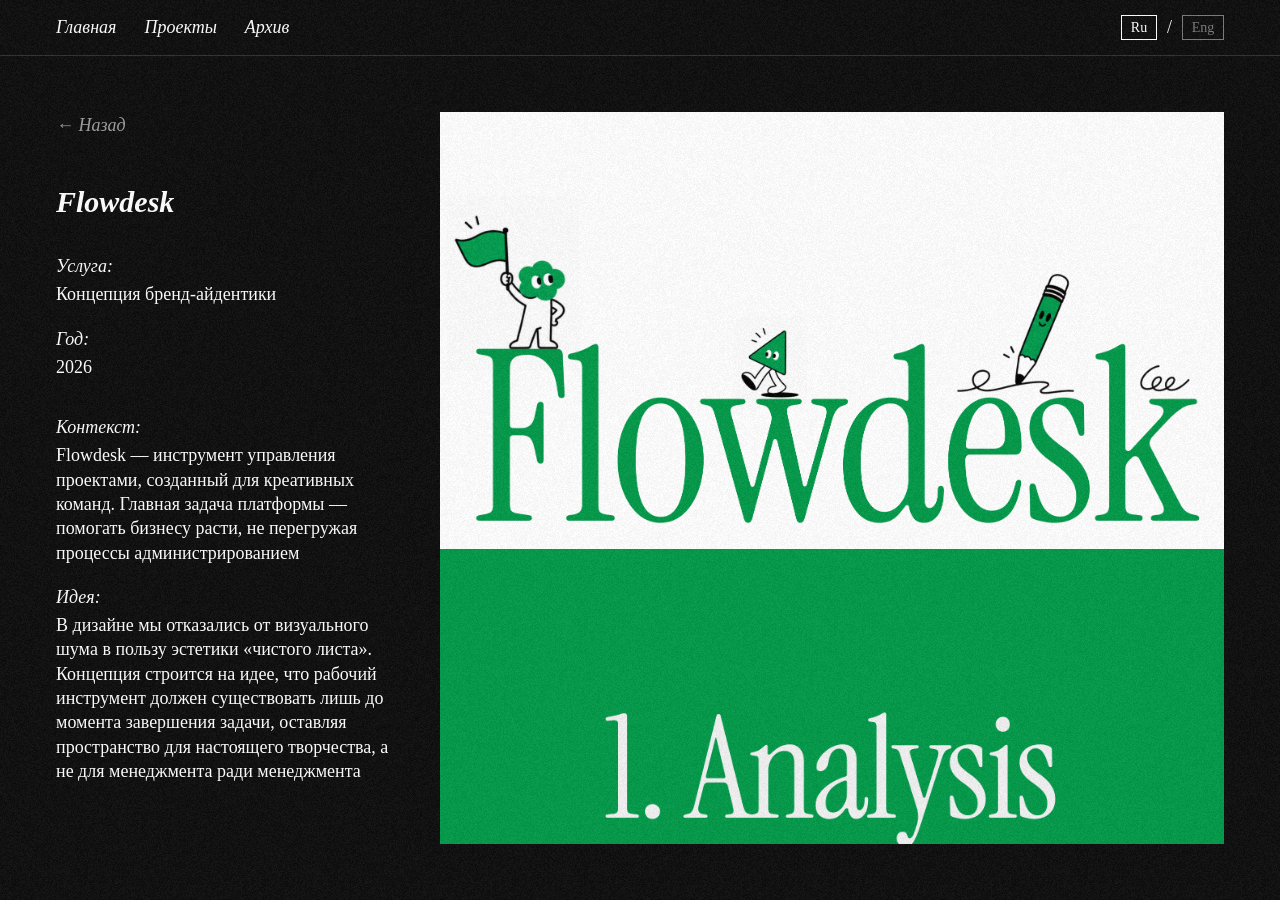
<file: projects/flowdesk/index.html>
<!DOCTYPE html>
<html lang="ru">
<head>
    <meta charset="UTF-8">
    <meta name="viewport" content="width=device-width, initial-scale=1.0">
    <title>Flowdesk — Alexander Saloidov</title>
    <link rel="stylesheet" href="../../style.css">
    <!-- Скрипт для корректной загрузки языка -->
    <script>
        (function() {
            var lang = localStorage.getItem('lang') || 'ru';
            var style = document.createElement('style');
            style.textContent = 'body:not(.lang-loaded) { visibility: hidden; }';
            document.head.appendChild(style);
            window.addEventListener('DOMContentLoaded', function() {
                var buttons = document.querySelectorAll('.lang-btn');
                buttons.forEach(function(btn) {
                    btn.classList.remove('active');
                    if (btn.dataset.lang === lang) {
                        btn.classList.add('active');
                    }
                });
            });
        })();
    </script>
</head>
<body>
<canvas class="grain"></canvas>

<header class="header">

    <nav class="nav">

        <div class="nav-left">

            <div class="nav-indicator"></div>

            <a href="/#home" data-i18n="nav.home"></a>

            <a href="/#projects" data-i18n="nav.projects" class="active"></a>

            <a href="/#archive" data-i18n="nav.archive"></a>

        </div>

        <div class="lang-switch">

            <button class="lang-btn active" data-lang="ru">
                Ru
            </button>

            <span>/</span>

            <button class="lang-btn" data-lang="en">
                Eng
            </button>

        </div>

    </nav>

</header>

<main class="project-content-wrapper">
    <!-- Блок с описанием проекта -->
    <div class="project-info">
        <a href="/#projects" class="back-link" data-i18n="general.back"></a>
        <h1 data-i18n="projects.flowdesk.title"></h1>
        
        <div class="project-meta">
            <p class="meta-label" data-i18n="projects.flowdesk.service_label"></p>
            <p class="meta-value" data-i18n="projects.flowdesk.service"></p>
            <p class="meta-label" data-i18n="projects.flowdesk.year_label"></p>
            <p class="meta-value" data-i18n="projects.flowdesk.year"></p>
        </div>

        <div class="project-description">
            <p class="meta-label" data-i18n="projects.flowdesk.context_label"></p>
            <p class="meta-value" data-i18n="projects.flowdesk.context"></p>
            <p class="meta-label" data-i18n="projects.flowdesk.idea_label"></p>
            <p class="meta-value" data-i18n="projects.flowdesk.idea"></p>
        </div>
    </div>
    
    <!-- Блок с изображениями проекта -->
    <div class="project-content">
        <img src="img/Concept_01.jpg" alt="Flowdesk">
        <img src="img/Concept_02.jpg" alt="Flowdesk">
        <img src="img/Concept_03.jpg" alt="Flowdesk">
        <img src="img/Concept_04.jpg" alt="Flowdesk">
        <img src="img/Concept_05.jpg" alt="Flowdesk">
        <img src="img/Concept_06.jpg" alt="Flowdesk">
        <img src="img/Concept_07.jpg" alt="Flowdesk">
        <img src="img/Concept_08.jpg" alt="Flowdesk">
        <img src="img/Concept_09.jpg" alt="Flowdesk">
        <img src="img/Concept_10.jpg" alt="Flowdesk">
        <img src="img/Concept_11.jpg" alt="Flowdesk">
        <img src="img/Concept_12.jpg" alt="Flowdesk">
        <img src="img/Concept_13.jpg" alt="Flowdesk">
        <img src="img/Concept_14.jpg" alt="Flowdesk">
        <img src="img/Concept_15.jpg" alt="Flowdesk">
        <img src="img/Concept_16.jpg" alt="Flowdesk">
        <img src="img/Concept_17.jpg" alt="Flowdesk">
        <img src="img/Concept_18.jpg" alt="Flowdesk">
    </div>
</main>

<script src="../../script.js"></script>
</body>
</html>
</file>
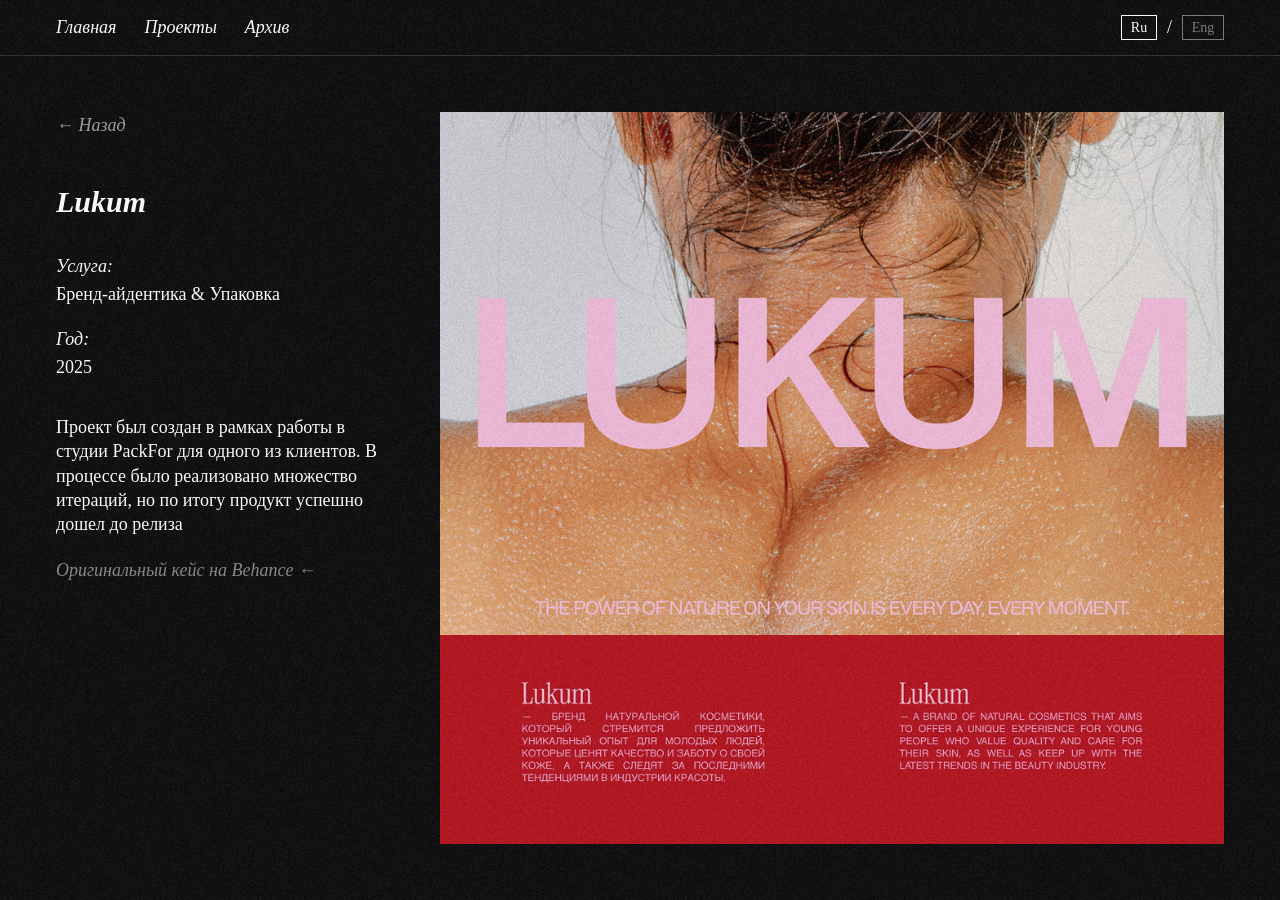
<file: projects/lukum/index.html>
<!DOCTYPE html>
<html lang="ru">
<head>
    <meta charset="UTF-8">
    <meta name="viewport" content="width=device-width, initial-scale=1.0">
    <title>Lukum — Alexander Saloidov</title>
    <link rel="stylesheet" href="../../style.css">
    <script>
        (function() {
            var lang = localStorage.getItem('lang') || 'ru';
            var style = document.createElement('style');
            style.textContent = 'body:not(.lang-loaded) { visibility: hidden; }';
            document.head.appendChild(style);
            window.addEventListener('DOMContentLoaded', function() {
                var buttons = document.querySelectorAll('.lang-btn');
                buttons.forEach(function(btn) {
                    btn.classList.remove('active');
                    if (btn.dataset.lang === lang) {
                        btn.classList.add('active');
                    }
                });
            });
        })();
    </script>
</head>
<body>
<canvas class="grain"></canvas>

<header class="header">
    <nav class="nav">
        <div class="nav-left">
            <div class="nav-indicator"></div>
            <a href="/#home" data-i18n="nav.home"></a>
            <a href="/#projects" data-i18n="nav.projects" class="active"></a>
            <a href="/#archive" data-i18n="nav.archive"></a>
        </div>
        <div class="lang-switch">
            <button class="lang-btn active" data-lang="ru">Ru</button>
            <span>/</span>
            <button class="lang-btn" data-lang="en">Eng</button>
        </div>
    </nav>
</header>

<main class="project-content-wrapper">
    <div class="project-info">
        <a href="/#projects" class="back-link" data-i18n="general.back"></a>
        <h1 data-i18n="projects.lukum.title"></h1>
        
        <div class="project-meta">
            <p class="meta-label" data-i18n="projects.lukum.service_label"></p>
            <p class="meta-value" data-i18n="projects.lukum.service"></p>
            <p class="meta-label" data-i18n="projects.lukum.year_label"></p>
            <p class="meta-value" data-i18n="projects.lukum.year"></p>
        </div>

        <div class="project-description">
            <p class="meta-value" data-i18n="projects.lukum.description"></p>
            <a href="https://www.behance.net/gallery/199925387/LUKUM-identity-and-packaging-design" 
               target="_blank" 
               class="behance-link"
               data-i18n="general.behance"></a>
        </div>
    </div>
    
    <div class="project-content">
        <img src="img/00.jpg" alt="Lukum">
        <img src="img/1.jpg" alt="Lukum">
        <img src="img/2.jpg" alt="Lukum">
        <img src="img/3.jpg" alt="Lukum">
        <img src="img/4.jpg" alt="Lukum">
        <img src="img/5.jpg" alt="Lukum">
        <img src="img/6.jpg" alt="Lukum">
        <img src="img/7.jpg" alt="Lukum">
        <img src="img/8.jpg" alt="Lukum">
        <img src="img/9.jpg" alt="Lukum">
        <img src="img/10.jpg" alt="Lukum">
        <img src="img/11.jpg" alt="Lukum">
        <img src="img/12.jpg" alt="Lukum">
        <img src="img/13.jpg" alt="Lukum">
        <img src="img/14.jpg" alt="Lukum">
        <img src="img/15.jpg" alt="Lukum">
        <img src="img/16.jpg" alt="Lukum">
        <img src="img/17.jpg" alt="Lukum">
        <img src="img/18.jpg" alt="Lukum">
        <img src="img/19.jpg" alt="Lukum">
        <img src="img/20.jpg" alt="Lukum">
    </div>
</main>

<script src="../../script.js"></script>
</body>
</html>
</file>
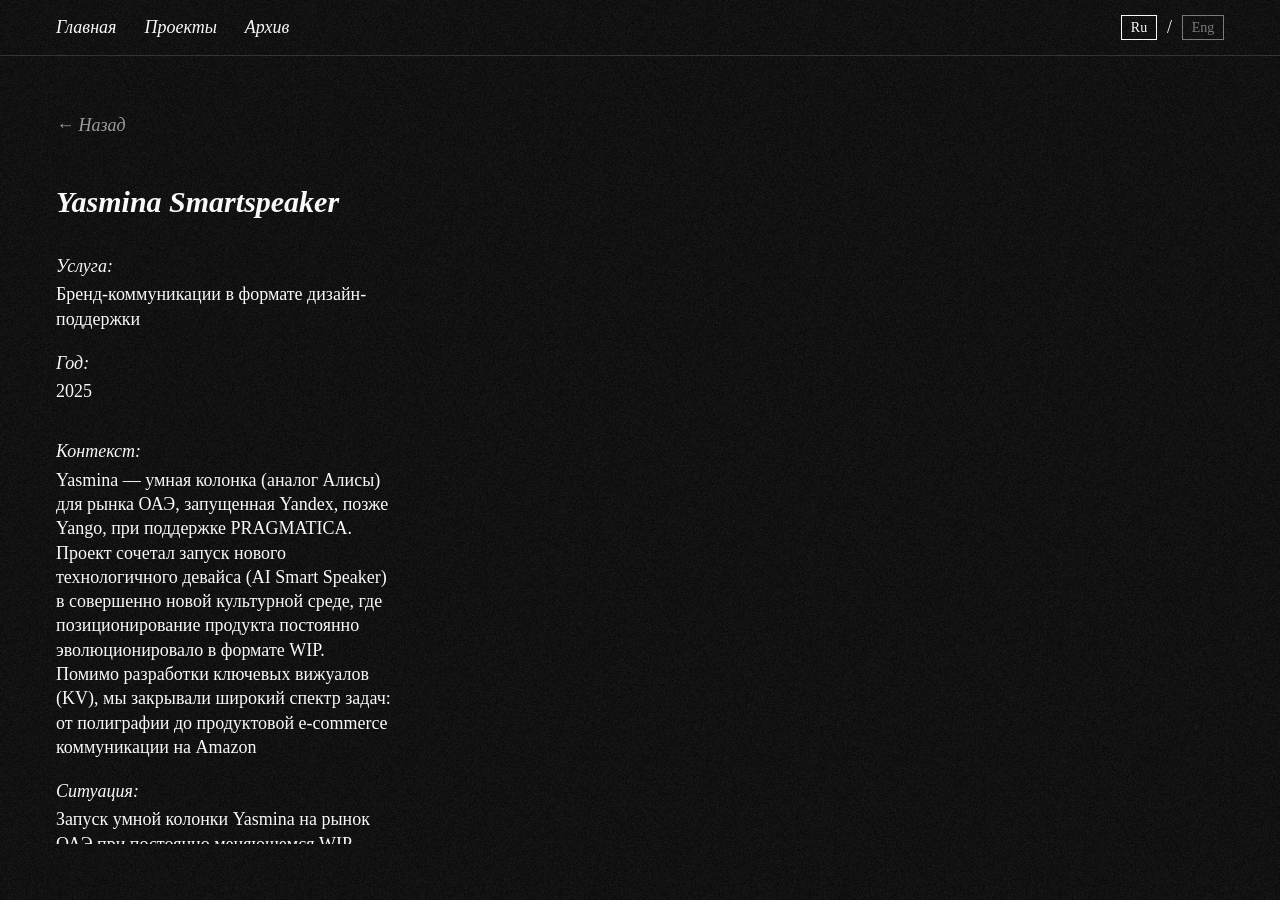
<file: projects/yasmina/index.html>
<!DOCTYPE html>
<html lang="ru">
<head>
    <meta charset="UTF-8">
    <meta name="viewport" content="width=device-width, initial-scale=1.0">
    <title>Yasmina — Alexander Saloidov</title>
    <link rel="stylesheet" href="../../style.css">
    <script>
        (function() {
            var lang = localStorage.getItem('lang') || 'ru';
            var style = document.createElement('style');
            style.textContent = 'body:not(.lang-loaded) { visibility: hidden; }';
            document.head.appendChild(style);
            window.addEventListener('DOMContentLoaded', function() {
                var buttons = document.querySelectorAll('.lang-btn');
                buttons.forEach(function(btn) {
                    btn.classList.remove('active');
                    if (btn.dataset.lang === lang) {
                        btn.classList.add('active');
                    }
                });
            });
        })();
    </script>
</head>
<body>
<canvas class="grain"></canvas>

<header class="header">

    <nav class="nav">

        <div class="nav-left">

            <div class="nav-indicator"></div>

            <a href="/#home" data-i18n="nav.home"></a>

            <a href="/#projects" data-i18n="nav.projects" class="active"></a>

            <a href="/#archive" data-i18n="nav.archive"></a>

        </div>

        <div class="lang-switch">

            <button class="lang-btn active" data-lang="ru">
                Ru
            </button>

            <span>/</span>

            <button class="lang-btn" data-lang="en">
                Eng
            </button>

        </div>

    </nav>

</header>

<main class="project-content-wrapper">
    <div class="project-info">
        <a href="/#projects" class="back-link" data-i18n="general.back"></a>
        <h1 data-i18n="projects.yasmina.title"></h1>
        
        <div class="project-meta">
            <p class="meta-label" data-i18n="projects.yasmina.service_label"></p>
            <p class="meta-value" data-i18n="projects.yasmina.service"></p>
            <p class="meta-label" data-i18n="projects.yasmina.year_label"></p>
            <p class="meta-value" data-i18n="projects.yasmina.year"></p>
        </div>

        <div class="project-description">
            <p class="meta-label" data-i18n="projects.yasmina.context_label"></p>
            <p class="meta-value" data-i18n="projects.yasmina.context"></p>
            <p class="meta-label" data-i18n="projects.yasmina.situation_label"></p>
            <p class="meta-value" data-i18n="projects.yasmina.situation"></p>
            <p class="meta-label" data-i18n="projects.yasmina.task_label"></p>
            <p class="meta-value" data-i18n="projects.yasmina.task"></p>
            <p class="meta-label" data-i18n="projects.yasmina.action_label"></p>
            <p class="meta-value" data-i18n="projects.yasmina.action"></p>
            <p class="meta-label" data-i18n="projects.yasmina.result_label"></p>
            <p class="meta-value" data-i18n="projects.yasmina.result"></p>
        </div>
    </div>
    
    <div class="project-content">
        <div class="figma-embed">
            <iframe style="border: 1px solid rgba(0, 0, 0, 0.1);" width="100%" height="600" src="https://embed.figma.com/design/dbr7ZerkWRExR9hpKoWPko/Portfolio---Cases?node-id=1-644&embed-host=share" allowfullscreen></iframe>
        </div>
    </div>
</main>

<script src="../../script.js"></script>
</body>
</html>
</file>
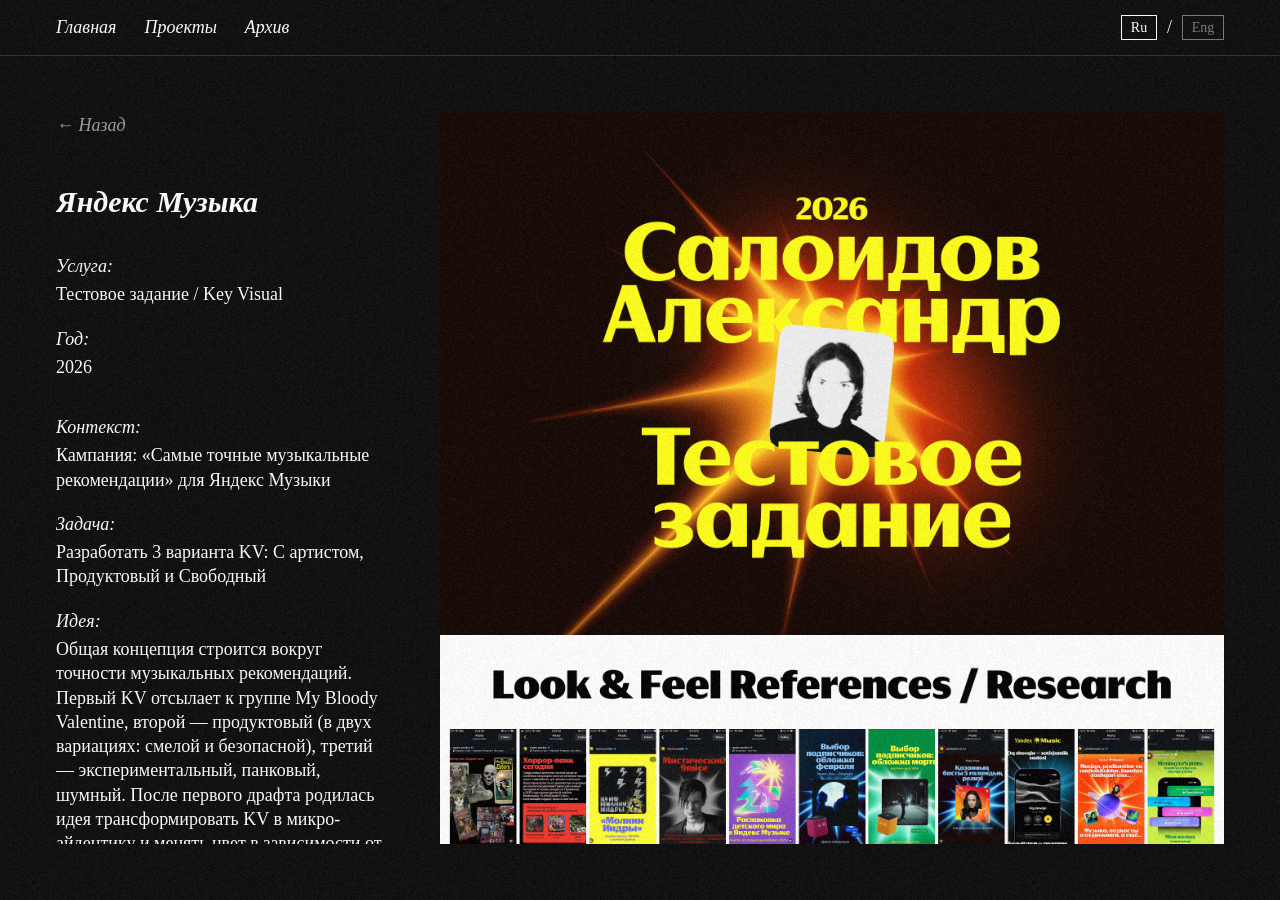
<file: projects/ym/index.html>
<!DOCTYPE html>
<html lang="ru">
<head>
    <meta charset="UTF-8">
    <meta name="viewport" content="width=device-width, initial-scale=1.0">
    <title>Яндекс Музыка — Alexander Saloidov</title>
    <link rel="stylesheet" href="../../style.css">
    <script>
        (function() {
            var lang = localStorage.getItem('lang') || 'ru';
            var style = document.createElement('style');
            style.textContent = 'body:not(.lang-loaded) { visibility: hidden; }';
            document.head.appendChild(style);
            window.addEventListener('DOMContentLoaded', function() {
                var buttons = document.querySelectorAll('.lang-btn');
                buttons.forEach(function(btn) {
                    btn.classList.remove('active');
                    if (btn.dataset.lang === lang) {
                        btn.classList.add('active');
                    }
                });
            });
        })();
    </script>
</head>
<body>
<canvas class="grain"></canvas>

<header class="header">
    <nav class="nav">
        <div class="nav-left">
            <div class="nav-indicator"></div>
            <a href="/#home" data-i18n="nav.home"></a>
            <a href="/#projects" data-i18n="nav.projects" class="active"></a>
            <a href="/#archive" data-i18n="nav.archive"></a>
        </div>
        <div class="lang-switch">
            <button class="lang-btn active" data-lang="ru">Ru</button>
            <span>/</span>
            <button class="lang-btn" data-lang="en">Eng</button>
        </div>
    </nav>
</header>

<main class="project-content-wrapper">
    <div class="project-info">
        <a href="/#projects" class="back-link" data-i18n="general.back"></a>
        <h1 data-i18n="projects.yandexmusic.title"></h1>
        
        <div class="project-meta">
            <p class="meta-label" data-i18n="projects.yandexmusic.service_label"></p>
            <p class="meta-value" data-i18n="projects.yandexmusic.service"></p>
            <p class="meta-label" data-i18n="projects.yandexmusic.year_label"></p>
            <p class="meta-value" data-i18n="projects.yandexmusic.year"></p>
        </div>

        <div class="project-description">
            <p class="meta-label" data-i18n="projects.yandexmusic.context_label"></p>
            <p class="meta-value" data-i18n="projects.yandexmusic.context"></p>
            <p class="meta-label" data-i18n="projects.yandexmusic.task_label"></p>
            <p class="meta-value" data-i18n="projects.yandexmusic.task"></p>
            <p class="meta-label" data-i18n="projects.yandexmusic.idea_label"></p>
            <p class="meta-value" data-i18n="projects.yandexmusic.idea"></p>
            <p class="meta-label" data-i18n="projects.yandexmusic.process_label"></p>
            <p class="meta-value" data-i18n="projects.yandexmusic.process"></p>
            <p class="meta-label" data-i18n="projects.yandexmusic.result_label"></p>
            <p class="meta-value" data-i18n="projects.yandexmusic.result"></p>
        </div>
    </div>
    
    <div class="project-content">
        <img src="0.png" alt="Yandex Music">
        <img src="1.png" alt="Yandex Music">
        <img src="2.png" alt="Yandex Music">
        <img src="3.png" alt="Yandex Music">
        <img src="4.png" alt="Yandex Music">
        <img src="5.png" alt="Yandex Music">
        <img src="6.png" alt="Yandex Music">
    </div>
</main>

<script src="../../script.js"></script>
</body>
</html>
</file>
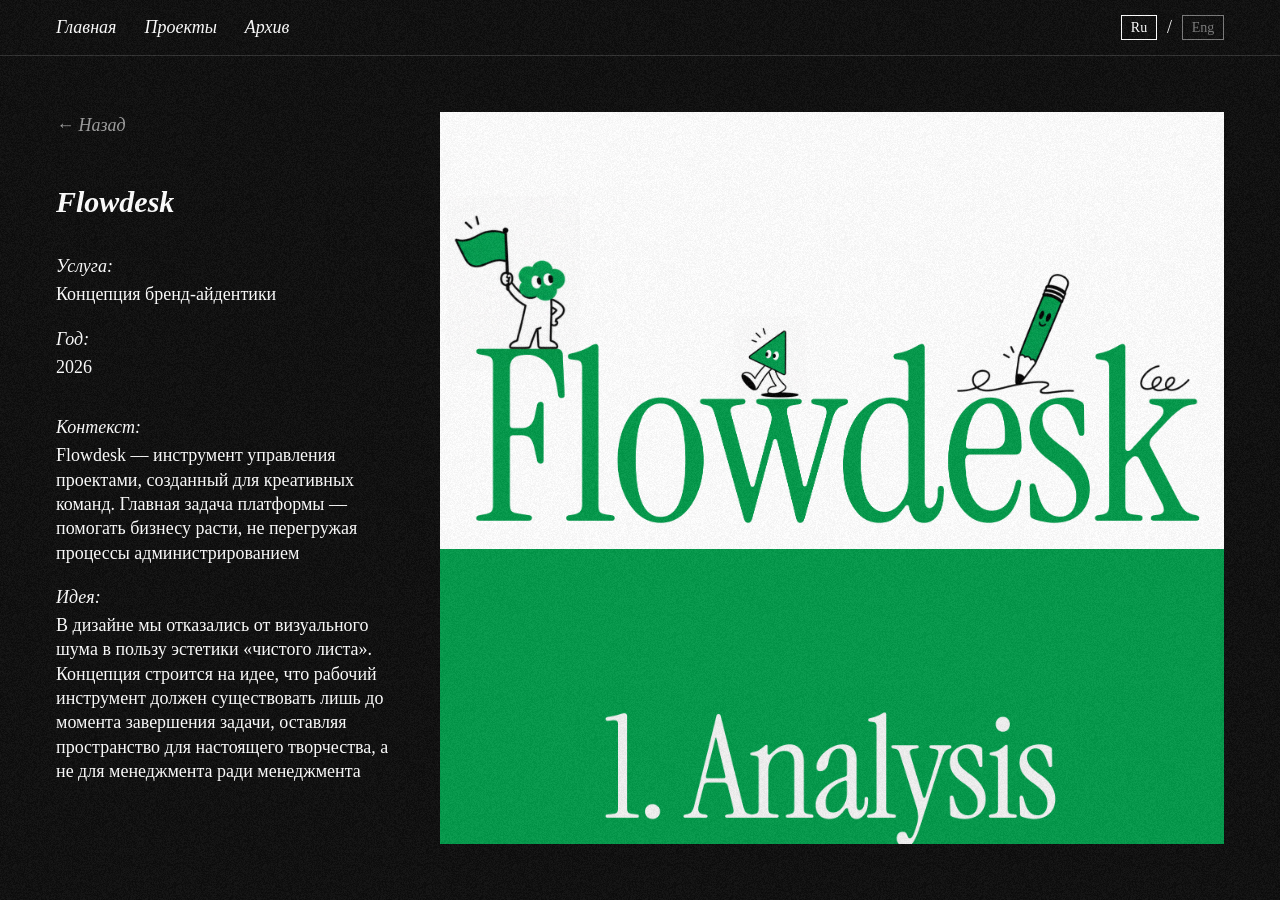
<file: project-flowdesk.html>
<!DOCTYPE html>
<html lang="ru">
<head>
    <meta charset="UTF-8">
    <meta name="viewport" content="width=device-width, initial-scale=1.0">
    <title>Flowdesk — Alexander Saloidov</title>
    <link rel="stylesheet" href="style.css">
    <!-- Скрипт для корректной загрузки языка -->
    <script>
        (function() {
            var lang = localStorage.getItem('lang') || 'ru';
            var style = document.createElement('style');
            style.textContent = 'body:not(.lang-loaded) { visibility: hidden; }';
            document.head.appendChild(style);
            window.addEventListener('DOMContentLoaded', function() {
                var buttons = document.querySelectorAll('.lang-btn');
                buttons.forEach(function(btn) {
                    btn.classList.remove('active');
                    if (btn.dataset.lang === lang) {
                        btn.classList.add('active');
                    }
                });
            });
        })();
    </script>
</head>
<body>
<canvas class="grain"></canvas>

<header class="header">

    <nav class="nav">

        <div class="nav-left">

            <div class="nav-indicator"></div>

            <a href="index.html#home"
               data-ru="Главная"
               data-en="Home">
               Главная
            </a>

            <a href="index.html#projects"
               data-ru="Проекты"
               data-en="Projects"
               class="active">
               Проекты
            </a>

            <a href="index.html#archive"
               data-ru="Архив"
               data-en="Archive">
               Архив
            </a>

        </div>

        <div class="lang-switch">

            <button class="lang-btn active" data-lang="ru">
                Ru
            </button>

            <span>/</span>

            <button class="lang-btn" data-lang="en">
                Eng
            </button>

        </div>

    </nav>

</header>

<main class="project-content-wrapper">
    <!-- Блок с описанием проекта -->
    <div class="project-info">
        <a href="index.html#projects" class="back-link" data-ru="← Назад" data-en="← Back">← Назад</a>
        <h1 data-i18n="projects.flowdesk.title"></h1>
        
        <div class="project-meta">
            <p class="meta-label" data-i18n="projects.flowdesk.service_label"></p>
            <p class="meta-value" data-i18n="projects.flowdesk.service"></p>
            <p class="meta-label" data-i18n="projects.flowdesk.year_label"></p>
            <p class="meta-value" data-i18n="projects.flowdesk.year"></p>
        </div>

        <div class="project-description">
            <p class="meta-label" data-i18n="projects.flowdesk.context_label"></p>
            <p class="meta-value" data-i18n="projects.flowdesk.context"></p>
            <p class="meta-label" data-i18n="projects.flowdesk.idea_label"></p>
            <p class="meta-value" data-i18n="projects.flowdesk.idea"></p>
        </div>
    </div>
    
    <!-- Блок с изображениями проекта -->
    <div class="project-content">
        <img src="img_projects/Flowdesk/Concept_01.jpg" alt="Flowdesk">
        <img src="img_projects/Flowdesk/Concept_02.jpg" alt="Flowdesk">
        <img src="img_projects/Flowdesk/Concept_03.jpg" alt="Flowdesk">
        <img src="img_projects/Flowdesk/Concept_04.jpg" alt="Flowdesk">
        <img src="img_projects/Flowdesk/Concept_05.jpg" alt="Flowdesk">
        <img src="img_projects/Flowdesk/Concept_06.jpg" alt="Flowdesk">
        <img src="img_projects/Flowdesk/Concept_07.jpg" alt="Flowdesk">
        <img src="img_projects/Flowdesk/Concept_08.jpg" alt="Flowdesk">
        <img src="img_projects/Flowdesk/Concept_09.jpg" alt="Flowdesk">
        <img src="img_projects/Flowdesk/Concept_10.jpg" alt="Flowdesk">
        <img src="img_projects/Flowdesk/Concept_11.jpg" alt="Flowdesk">
        <img src="img_projects/Flowdesk/Concept_12.jpg" alt="Flowdesk">
        <img src="img_projects/Flowdesk/Concept_13.jpg" alt="Flowdesk">
        <img src="img_projects/Flowdesk/Concept_14.jpg" alt="Flowdesk">
        <img src="img_projects/Flowdesk/Concept_15.jpg" alt="Flowdesk">
        <img src="img_projects/Flowdesk/Concept_16.jpg" alt="Flowdesk">
        <img src="img_projects/Flowdesk/Concept_17.jpg" alt="Flowdesk">
        <img src="img_projects/Flowdesk/Concept_18.jpg" alt="Flowdesk">
    </div>
</main>

<script src="script.js"></script>
</body>
</html>
</file>
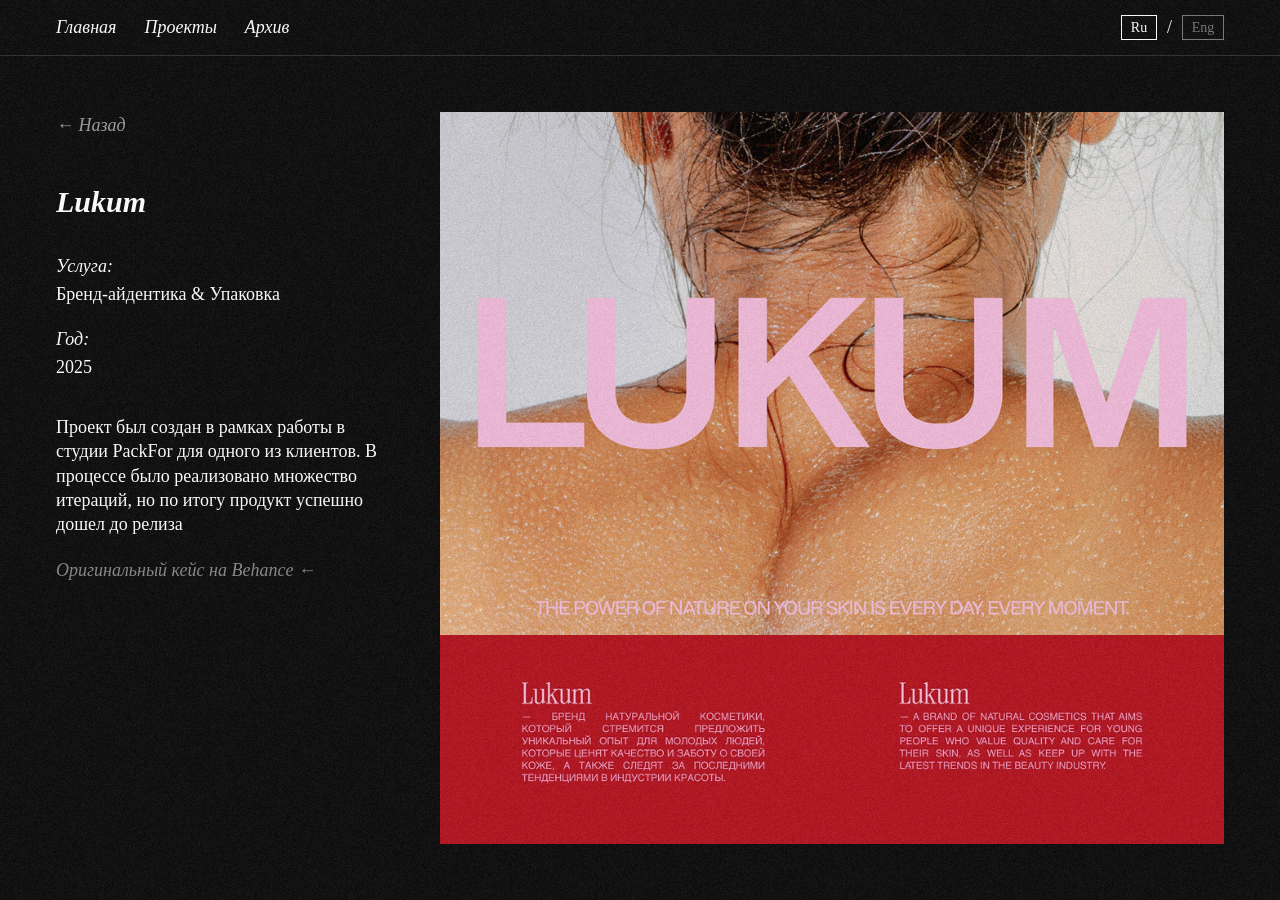
<file: project-lukum.html>
<!DOCTYPE html>
<html lang="ru">
<head>
    <meta charset="UTF-8">
    <meta name="viewport" content="width=device-width, initial-scale=1.0">
    <title>Lukum — Alexander Saloidov</title>
    <link rel="stylesheet" href="style.css">
    <script>
        (function() {
            var lang = localStorage.getItem('lang') || 'ru';
            var style = document.createElement('style');
            style.textContent = 'body:not(.lang-loaded) { visibility: hidden; }';
            document.head.appendChild(style);
            window.addEventListener('DOMContentLoaded', function() {
                var buttons = document.querySelectorAll('.lang-btn');
                buttons.forEach(function(btn) {
                    btn.classList.remove('active');
                    if (btn.dataset.lang === lang) {
                        btn.classList.add('active');
                    }
                });
            });
        })();
    </script>
</head>
<body>
<canvas class="grain"></canvas>

<header class="header">
    <nav class="nav">
        <div class="nav-left">
            <div class="nav-indicator"></div>
            <a href="index.html#home" data-ru="Главная" data-en="Home">Главная</a>
            <a href="index.html#projects" data-ru="Проекты" data-en="Projects" class="active">Проекты</a>
            <a href="index.html#archive" data-ru="Архив" data-en="Archive">Архив</a>
        </div>
        <div class="lang-switch">
            <button class="lang-btn active" data-lang="ru">Ru</button>
            <span>/</span>
            <button class="lang-btn" data-lang="en">Eng</button>
        </div>
    </nav>
</header>

<main class="project-content-wrapper">
    <div class="project-info">
        <a href="index.html#projects" class="back-link" data-ru="← Назад" data-en="← Back">← Назад</a>
        <h1 data-i18n="projects.lukum.title">Lukum</h1>
        
        <div class="project-meta">
            <p class="meta-label" data-i18n="projects.lukum.service_label"></p>
            <p class="meta-value" data-i18n="projects.lukum.service"></p>
            <p class="meta-label" data-i18n="projects.lukum.year_label"></p>
            <p class="meta-value" data-i18n="projects.lukum.year"></p>
        </div>

        <div class="project-description">
            <p class="meta-value" data-i18n="projects.lukum.description"></p>
            <a href="https://www.behance.net/gallery/199925387/LUKUM-identity-and-packaging-design" 
               target="_blank" 
               class="behance-link"
               data-ru="Оригинальный кейс на Behance ←" 
               data-en="Original case on Behance ←">
               Оригинальный кейс на Behance ←
            </a>
        </div>
    </div>
    
    <div class="project-content">
        <img src="img_projects/Lukum/00.jpg" alt="Lukum">
        <img src="img_projects/Lukum/1.jpg" alt="Lukum">
        <img src="img_projects/Lukum/2.jpg" alt="Lukum">
        <img src="img_projects/Lukum/3.jpg" alt="Lukum">
        <img src="img_projects/Lukum/4.jpg" alt="Lukum">
        <img src="img_projects/Lukum/5.jpg" alt="Lukum">
        <img src="img_projects/Lukum/6.jpg" alt="Lukum">
        <img src="img_projects/Lukum/7.jpg" alt="Lukum">
        <img src="img_projects/Lukum/8.jpg" alt="Lukum">
        <img src="img_projects/Lukum/9.jpg" alt="Lukum">
        <img src="img_projects/Lukum/10.jpg" alt="Lukum">
        <img src="img_projects/Lukum/11.jpg" alt="Lukum">
        <img src="img_projects/Lukum/12.jpg" alt="Lukum">
        <img src="img_projects/Lukum/13.jpg" alt="Lukum">
        <img src="img_projects/Lukum/14.jpg" alt="Lukum">
        <img src="img_projects/Lukum/15.jpg" alt="Lukum">
        <img src="img_projects/Lukum/16.jpg" alt="Lukum">
        <img src="img_projects/Lukum/17.jpg" alt="Lukum">
        <img src="img_projects/Lukum/18.jpg" alt="Lukum">
        <img src="img_projects/Lukum/19.jpg" alt="Lukum">
        <img src="img_projects/Lukum/20.jpg" alt="Lukum">
    </div>
</main>

<script src="script.js"></script>
</body>
</html>
</file>
<file: style.css>
/* ======== TOKENS ======== */
:root {
    /* Spacing */
    --space-xs: 8px;
    --space-s: 16px;
    --space-m: 24px;
    --space-l: 32px;
    --space-xl: 48px;
    --space-2xl: 56px;
    --space-3xl: 80px;
    --space-4xl: 100px;
    --space-5xl: 120px;
    --space-6xl: 200px;
    --container-padding: 56px;

    /* Typography */
    --font-size-sm: 0.7778rem;    /* ~14px */
    --font-size-base: 1rem;        /* ~18px */
    --font-size-md: 1.111rem;      /* ~20px */
    --font-size-lg: 1.667rem;      /* ~30px */
    --font-size-xl: 4rem;          /* ~72px */

    /* Colors */
    --color-bg: #0C0C0C;
    --color-text: #ffffff;
    --color-border: rgba(255, 255, 255, 0.15);
    --color-border-dark: #333333;
    --color-muted: rgba(255, 255, 255, 0.45);
    --color-hover-full: #ffffff;
    --color-modal-overlay: rgba(12, 12, 12, 0.95);

    /* Layout */
    --nav-height: 56px;
}

/* ======== BASE ======== */
* {
    margin: 0;
    padding: 0;
    box-sizing: border-box;
}

html {
    font-size: 112.5%;
    scroll-padding-top: var(--nav-height);
    -webkit-text-size-adjust: 100%;
    text-size-adjust: 100%;
}

body {
    background: var(--color-bg);
    color: var(--color-text);
    font-family: "Times New Roman", serif;
    font-size: var(--font-size-base);
    line-height: 1.5;
}

body:not(.lang-loaded) {
    visibility: hidden;
}

@media (max-width: 768px) {
    :root {
        --container-padding: 20px;
    }
    html {
        font-size: 94.4%; /* ~17px — пропорциональное уменьшение всех rem-размеров */
    }
    body {
        word-break: break-word;
    }
}

a {
    text-decoration: none;
    color: var(--color-text);
}

img {
    display: block;
    width: 100%;
}

/* ======== GRAIN ======== */
.grain {
    position: fixed;
    top: 0;
    left: 0;
    width: 100%;
    height: 100%;
    z-index: 10000;
    pointer-events: none;
    opacity: 1;
}

/* ======== HEADER & NAV ======== */
.header {
    position: sticky;
    top: 0;
    z-index: 100;
    background: var(--color-bg);
}

.nav {
    height: var(--nav-height);
    display: flex;
    justify-content: space-between;
    align-items: center;
    padding: 0 var(--container-padding);
    border-bottom: 1px solid var(--color-border);
}

.nav-left {
    position: relative;
    display: flex;
    gap: 28px;
}

.nav-left a {
    font-size: var(--font-size-base);
    font-style: italic;
}

.nav-indicator {
    position: absolute;
    bottom: -4px;
    left: 0;
    height: 2px;
    background: var(--color-text);
    transition: width 0.3s cubic-bezier(0.4, 0, 0.2, 1), left 0.3s cubic-bezier(0.4, 0, 0.2, 1);
}

/* ======== LANG SWITCH ======== */
.lang-switch {
    display: flex;
    align-items: center;
    gap: 10px;
}

.lang-btn {
    background: var(--color-bg);
    border: 1px solid var(--color-text);
    color: var(--color-text);
    cursor: pointer;
    font-family: inherit;
    font-size: var(--font-size-sm);
    opacity: .45;
    transition: .25s;
    padding: 0.25em 0.625em;
}

.lang-btn:hover {
    opacity: 1;
}

.lang-btn.active {
    opacity: 1;
}

/* ======== HERO ======== */
.hero {
    min-height: 100vh;
    padding: 60px var(--container-padding) var(--space-4xl);
}

.intro-grid {
    display: grid;
    grid-template-columns: repeat(4, 1fr);
    grid-template-rows: auto auto;
    gap: var(--space-xl);
    align-items: start;
}

.intro-grid h2 {
    font-size: var(--font-size-lg);
    font-style: italic;
    margin-bottom: 0.7em;
    line-height: 1.2;
}

h2 .emoji, h2 .emoji-bw {
    font-style: normal;
}

.intro-grid p {
    font-size: var(--font-size-base);
    margin-bottom: 1.0em;
}

.hero-subtitle {
    margin-bottom: 40px;
}

.about-me p:has(+ #service-tags) {
    margin-bottom: 0;
}

#service-tags {
    font-size: var(--font-size-base);
    font-style: italic;
    opacity: 0.65;
    height: 1.5em;
    position: relative;
    transition: opacity 0.3s;
    margin-top: 0.1em;
}

.emoji {
    font-size: 11em; /* ~36px */
    margin-top: 0.88em;
    filter: grayscale(100%);
}

.emoji-bw {
    filter: grayscale(100%);
    display: inline-block;
}

.links {
    margin-top: var(--space-xl);
    display: flex;
    flex-direction: column;
    gap: var(--space-xs);
}

.links a {
    width: max-content;
    opacity: .45;
    transition: .3s;
}

.links a:hover {
    opacity: 1;
}

.experience {
    display: flex;
    flex-direction: column;
    gap: 6px;
}

/* ======== PORTRAIT ======== */
.portrait {
    width: 100%;
    margin-top: var(--space-2xl);
    transition: opacity 0.3s ease;
    opacity: 1;
}

.portrait.hidden {
    opacity: 0;
}

.portrait img {
    border: 1px solid var(--color-border);
}

/* ======== PROJECTS ======== */
.section-projects {
    padding-top: var(--space-3xl);
    margin-top: calc(var(--nav-height) * -1);
}

#projects {
    padding: 0 var(--container-padding) var(--space-6xl);
}

.projects-row {
    display: flex;
    gap: var(--space-xl);
    overflow-x: auto;
    scrollbar-width: none;
    align-items: flex-end;
    margin-bottom: var(--space-3xl);
}

.projects-row::-webkit-scrollbar {
    display: none;
}

.project-card {
    flex: 0 0 32vw;
    display: flex;
    flex-direction: column;
    gap: 1.6em;
    color: var(--color-text);
    height: 694px;
    padding-bottom: 0;
}

.project-head {
    height: 80px;
    margin-top: auto;
    display: flex;
    flex-direction: column;
    justify-content: flex-end;
    position: relative;
}

.title-area {
    position: relative;
    height: 40px;
    display: flex;
    flex-direction: column;
    justify-content: flex-end;
}

.project-head h3,
.project-head p {
    white-space: nowrap;
    overflow: hidden;
    text-overflow: ellipsis;
}

.project-head h3 {
    font-size: var(--font-size-lg);
    font-style: italic;
    margin-bottom: 0.2em;
    line-height: 1.2;
    position: relative;
}

.project-head p {
    font-size: var(--font-size-base);
    font-style: italic;
    margin-bottom: 0.2em;
}

.project-head p:last-child {
    margin-bottom: 0;
}

.project-tags {
    transition: opacity 0.3s ease;
}

.project-subtitle {
    opacity: 0;
    transition: opacity 0.3s ease;
    margin-bottom: 0;
    position: absolute;
    bottom: 0;
    left: 0;
    right: 0;
    background: var(--color-bg);
}

@media (hover: hover) {
    /* Hover-эффекты только для устройств с hover */
    .project-card:hover .project-subtitle {
        opacity: 1;
    }
    .project-card:hover .project-tags {
        opacity: 0;
    }
}

.project-head h3 .emoji, .project-head h3 .emoji-bw {
    font-style: normal;
}

.project-image {
    width: 100%;
    flex: 0 0 324px;
    overflow: hidden;
    order: 2;
    transition: flex .5s cubic-bezier(.22, .61, .36, 1);
}

.project-card:hover .project-image {
    flex: 0 0 calc(660px - 140px);
}

.project-image img {
    width: 100%;
    height: 100%;
    object-fit: cover;
    transition: transform .9s cubic-bezier(.22, .61, .36, 1);
}

.project-card:hover img {
    transform: scale(1.05);
}

/* ======== CURSOR "SOON" ======== */
.cursor-soon {
    position: fixed;
    pointer-events: none;
    z-index: 999;
    font-size: var(--font-size-base);
    font-style: italic;
    background: var(--color-bg);
    color: var(--color-text);
    padding: 0.22em 0.55em;
    opacity: 0;
    transition: opacity 0.2s;
}

/* ======== ARCHIVE ======== */
#archive {
    padding: var(--space-3xl) var(--container-padding) var(--space-5xl);
}

.archive-grid {
    column-count: 4;
    column-gap: 20px;
}

.archive-grid img {
    display: block;
    width: 100%;
    margin-bottom: 20px;
    break-inside: avoid;
    cursor: zoom-in;
    transition: opacity 0.3s ease, transform 0.3s ease;
}

.archive-grid img:hover {
    opacity: 0.8;
    transform: scale(1.02);
}

/* ======== MODALS ======== */
.image-modal, .nda-modal {
    display: none;
    position: fixed;
    top: 0;
    left: 0;
    width: 100%;
    height: 100%;
    background: var(--color-modal-overlay);
    justify-content: center;
    align-items: center;
    z-index: 1000;
}

.image-modal img {
    max-width: 90%;
    max-height: 90%;
    object-fit: contain;
}

.close-modal {
    position: absolute;
    top: 20px;
    right: 40px;
    color: var(--color-text);
    font-size: 40px;
    cursor: pointer;
}

.nda-modal-content {
    background: var(--color-bg);
    padding: 0;
    width: 400px;
    border: 1px solid var(--color-border-dark);
}

.nda-input-row {
    display: flex;
    background: var(--color-bg);
}

.nda-input-row input {
    background: transparent;
    border: none;
    color: var(--color-text);
    padding: 0.83em 1.11em;
    font-family: "Times New Roman", serif;
    font-size: var(--font-size-base);
    font-style: italic;
    flex-grow: 1;
    outline: none;
}

.nda-input-row button {
    background: transparent;
    border-left: 1px solid var(--color-border-dark);
    color: var(--color-text);
    padding: 0 1.11em;
    cursor: pointer;
    font-size: var(--font-size-base);
    font-family: "Times New Roman", serif;
    transition: .25s;
    width: 3.33em;
    height: 3.33em;
    opacity: .45;
    border: 1px solid transparent;
}

.nda-input-row button:hover {
    opacity: 1;
    border: 1px solid var(--color-text);
}

/* ======== REVEAL ANIMATION ======== */
.reveal {
    opacity: 0;
    transition: opacity 0.8s ease-out;
}

.reveal.visible {
    opacity: 1;
}

/* ======== FOOTER ======== */
.footer {
    padding: 0 var(--container-padding) var(--space-l);
}

.footer-main {
    display: grid;
    grid-template-columns: repeat(4, 1fr);
    gap: var(--space-xl);
    padding-top: var(--space-m);
    padding-bottom: var(--space-3xl);
    border-top: 1px solid var(--color-border);
    border-bottom: 1px solid var(--color-border);
}

.f-col {
    display: flex;
    flex-direction: column;
    gap: var(--space-s);
}

.f-col.contact {
    gap: var(--space-xs);
}

.f-col.contact a {
    width: max-content;
    opacity: .45;
    transition: .3s;
}

.f-col.contact a:hover {
    opacity: 1;
}

.footer-line {
    display: none;
}

.footer-bottom {
    display: flex;
    justify-content: space-between;
    padding-top: var(--space-m);
    opacity: 0.45;
    font-size: var(--font-size-base);
    font-style: italic;
}

/* ======== PROJECT PAGES ======== */
.project-content-wrapper {
    display: flex;
    height: calc(100vh - var(--nav-height));
    overflow: hidden;
    padding: var(--container-padding);
    gap: var(--space-xl);
}

.project-info {
    width: 30%;
    overflow-y: auto;
}

.project-content {
    width: 70%;
    overflow-y: auto;
    scrollbar-width: none;
}

.project-content::-webkit-scrollbar {
    display: none;
}

.project-content img {
    width: 100%;
    display: block;
    margin: 0;
    padding: 0;
}

.project-info h1 {
    font-size: var(--font-size-lg);
    font-style: italic;
    margin-bottom: 1em;
}

.project-meta {
    margin-bottom: 2em;
}

.meta-label {
    font-size: var(--font-size-sm);
    font-style: italic;
    margin-bottom: 0.22em !important;
}

.meta-value {
    font-size: var(--font-size-base);
    margin-bottom: 1.11em !important;
}

.project-info p {
    font-size: var(--font-size-base);
    margin-bottom: 1.11em;
    line-height: 1.35;
}

.back-link {
    display: inline-block;
    margin-bottom: 40px;
    font-style: italic;
    text-decoration: none;
    color: var(--color-text);
    opacity: 0.6;
}

.back-link:hover {
    opacity: 1;
}

.behance-link {
    font-style: italic;
    color: #888;
    text-decoration: none;
    transition: .3s;
}

.behance-link:hover {
    opacity: 1;
    color: var(--color-text);
}

/* ======== RESPONSIVE ======== */
@media (max-width: 1200px) {
    .intro-grid {
        grid-template-columns: repeat(4, 1fr);
        gap: 50px;
    }
    .project-card {
        flex: 0 0 42vw;
        width: 42vw;
        min-width: 42vw;
        max-width: 42vw;
    }
}

@media (max-width: 768px) {
    .nda-modal-content {
        width: calc(100% - 40px);
    }
    .nav {
        padding: 0 var(--container-padding);
    }
    .hero {
        padding: 40px var(--container-padding) var(--space-3xl);
    }
    #projects {
        padding-left: var(--container-padding);
        padding-right: var(--container-padding);
    }
    #archive {
        padding-left: var(--container-padding);
        padding-right: var(--container-padding);
    }
    .footer {
        padding: 0 20px var(--space-l);
    }
    .footer-main {
        grid-template-columns: 1fr;
        gap: var(--space-xl);
    }
    .footer-line {
        margin-left: -20px;
    }
    .intro-grid {
        grid-template-columns: 1fr;
        gap: var(--space-xl);
    }
    .portrait {
        position: fixed;
        bottom: 20px;
        right: 20px;
        width: 40vw;
        max-width: 160px;
        z-index: 50;
        margin-top: 0;
    }
    .nav-left {
        gap: var(--space-s);
    }
    .project-card,
    .project-card:hover {
        height: auto;
        flex: 0 0 88vw;
        width: 88vw;
        min-width: 88vw;
        max-width: 88vw;
        gap: 1.6em;
    }
    .project-card:hover .project-image {
        flex: 0 0 324px;
    }
    .project-card:hover img {
        transform: scale(1);
    }
    .project-head {
        padding-top: 30px;
    }
    .project-head {
        height: auto;
        min-height: 100px;
    }
    .project-head h3 {
        max-width: 100%;
    }
    .project-head p {
        margin-bottom: 0;
    }
    .project-tags {
        display: block;
        opacity: 1 !important;
        position: relative;
    }
    .project-subtitle {
        display: block;
        opacity: 1 !important;
        position: relative;
        background: none;
    }
    .title-area {
        height: auto;
    }
    .archive-grid {
        column-count: 2;
        column-gap: 15px;
    }
    .project-content-wrapper {
        flex-direction: column;
        height: auto;
        overflow-y: auto;
        padding: 20px;
        gap: 20px;
    }
    .project-info {
        width: 100%;
        overflow: visible;
    }
    .project-content {
        width: 100%;
        overflow: visible;
    }
}
</file>
